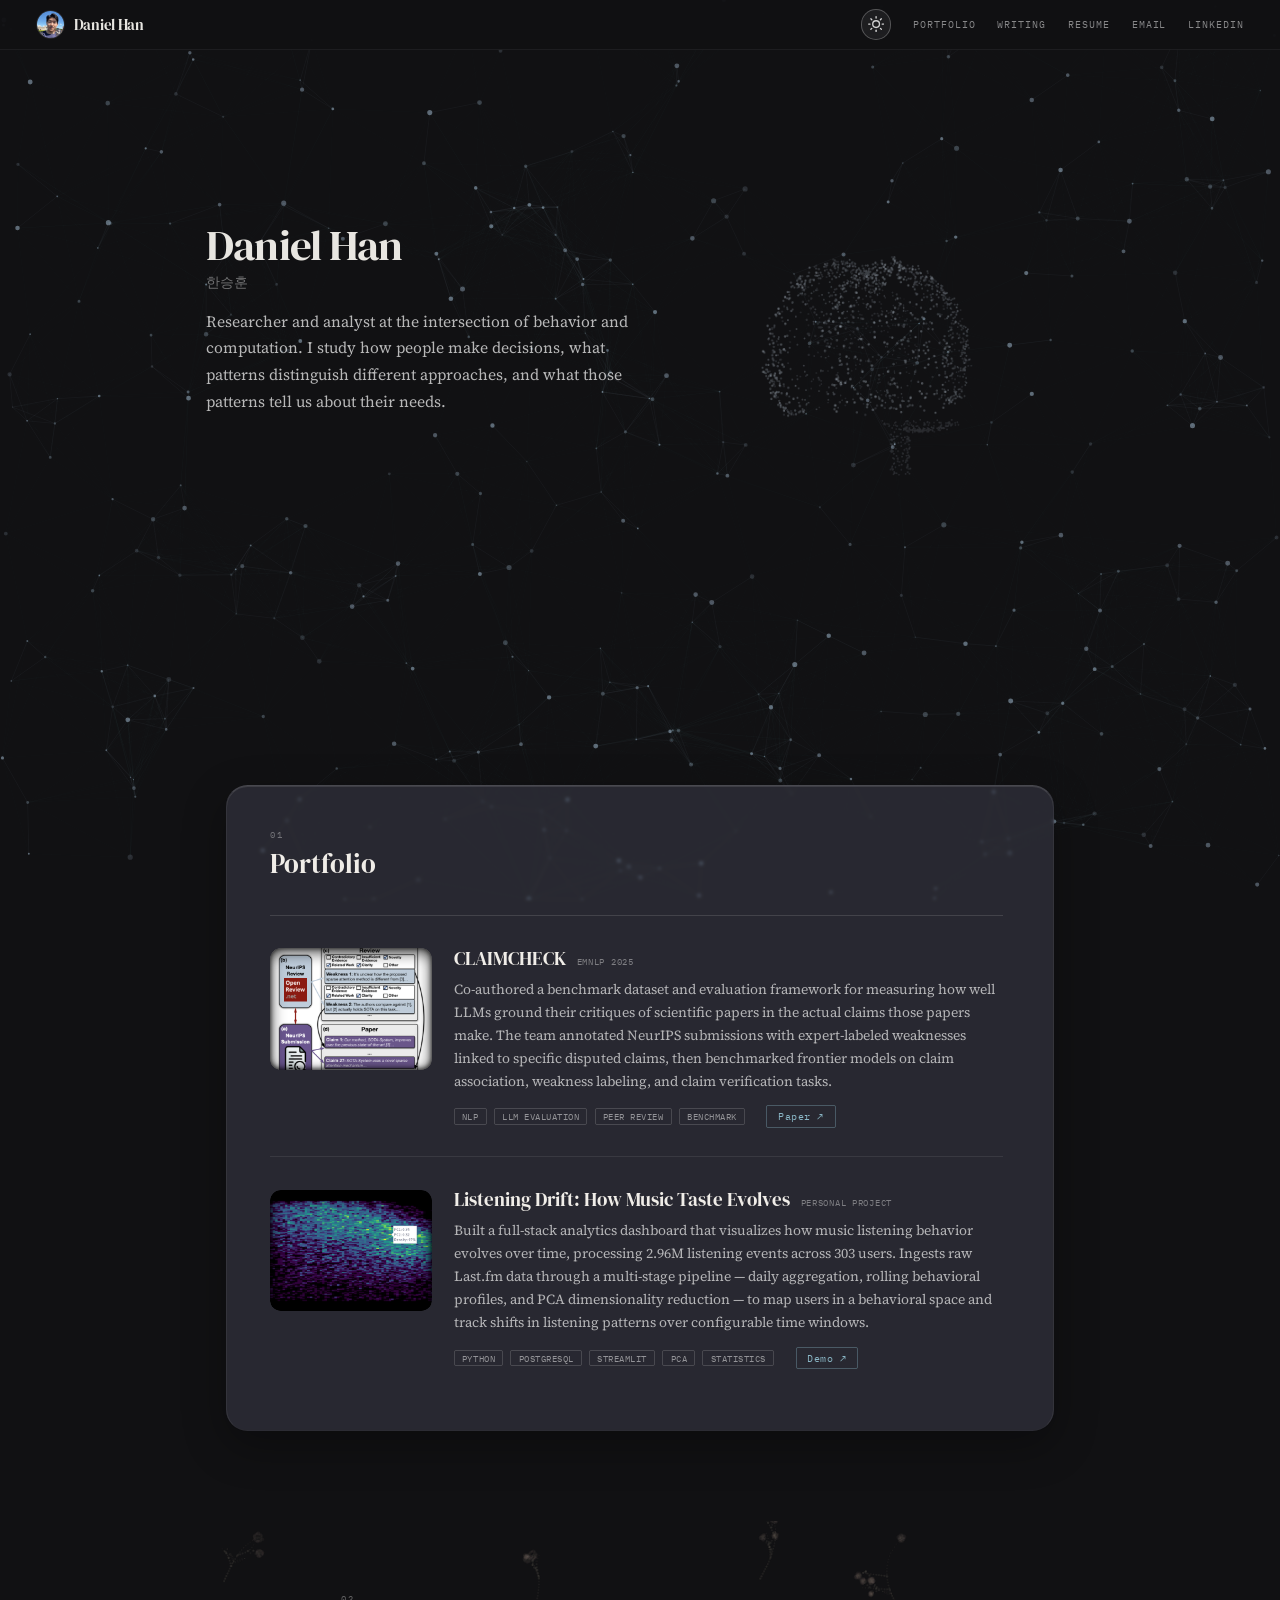
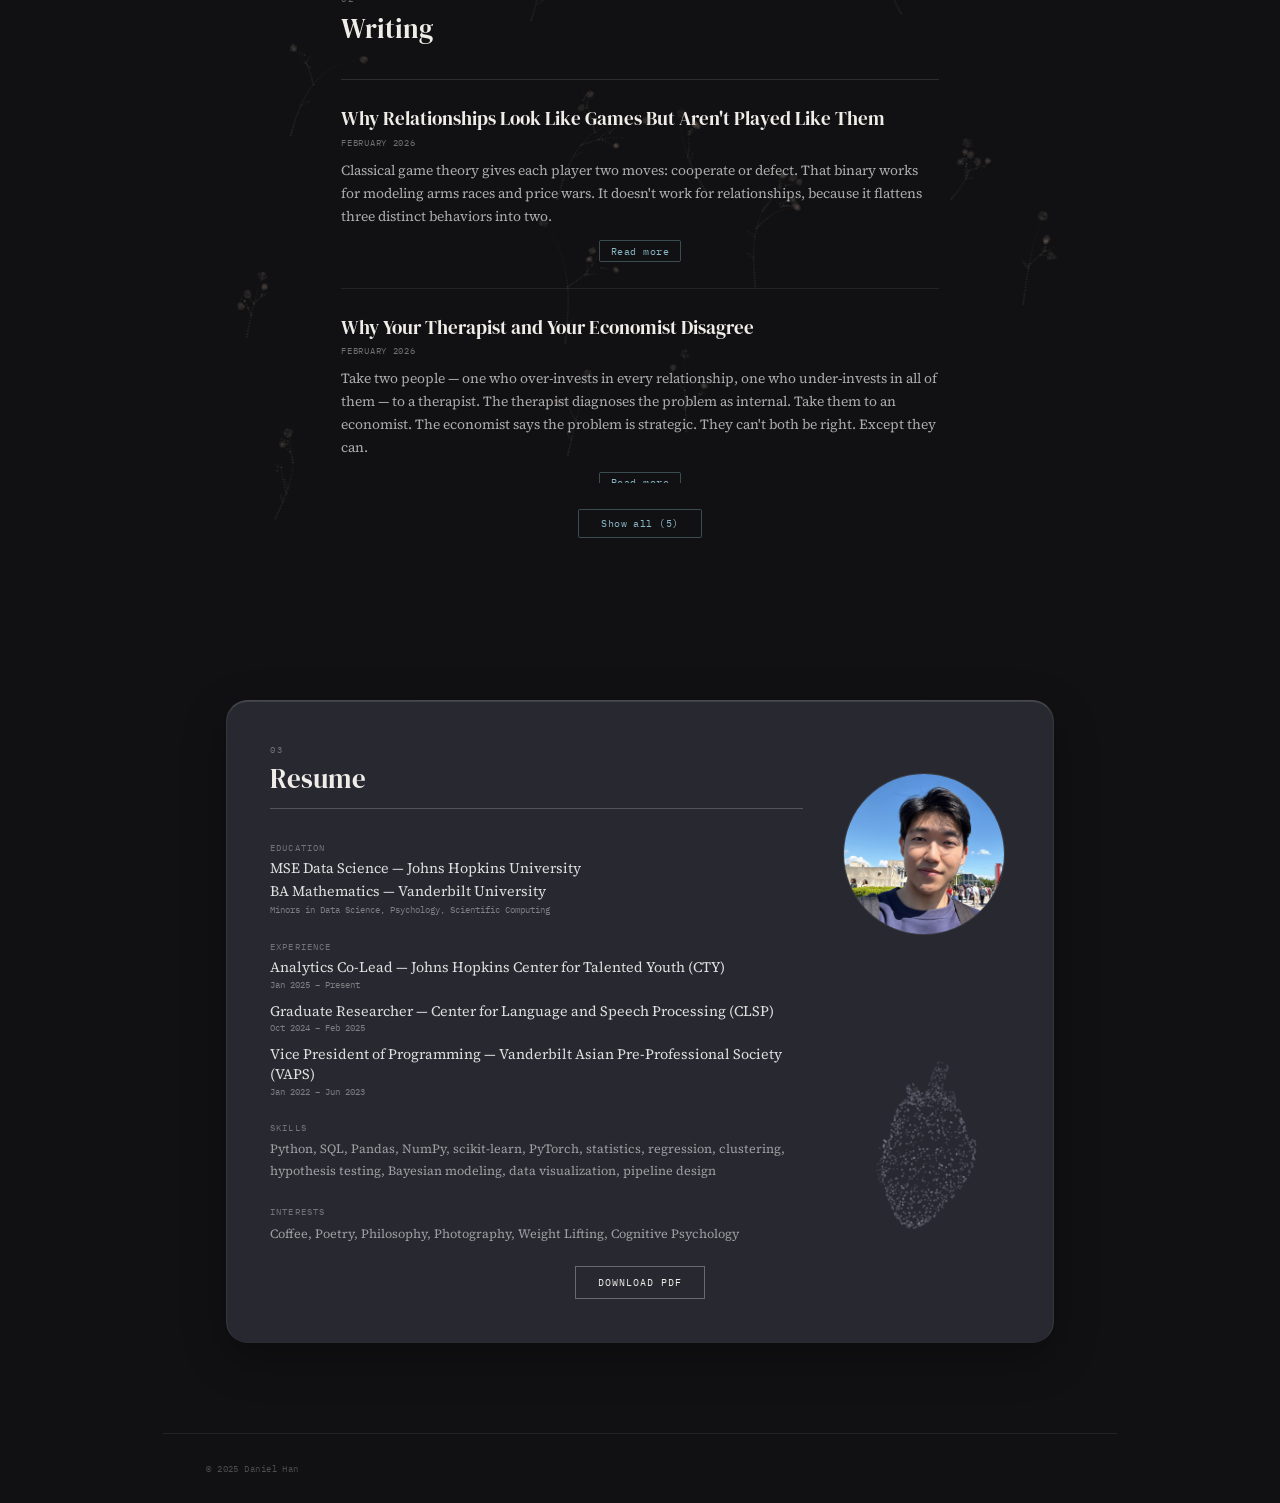
<file: index.html>
<!DOCTYPE html>
<html lang="en">
  <head>
    <meta charset="UTF-8" />
    <link rel="icon" type="image/svg+xml" href="/favicon.svg" />
    <meta name="viewport" content="width=device-width, initial-scale=1.0" />
    <title>Daniel Han</title>
    <script type="module" crossorigin src="/assets/index-D36OI5_i.js"></script>
  </head>
  <body>
    <div id="root"></div>
  </body>
</html>
</file>
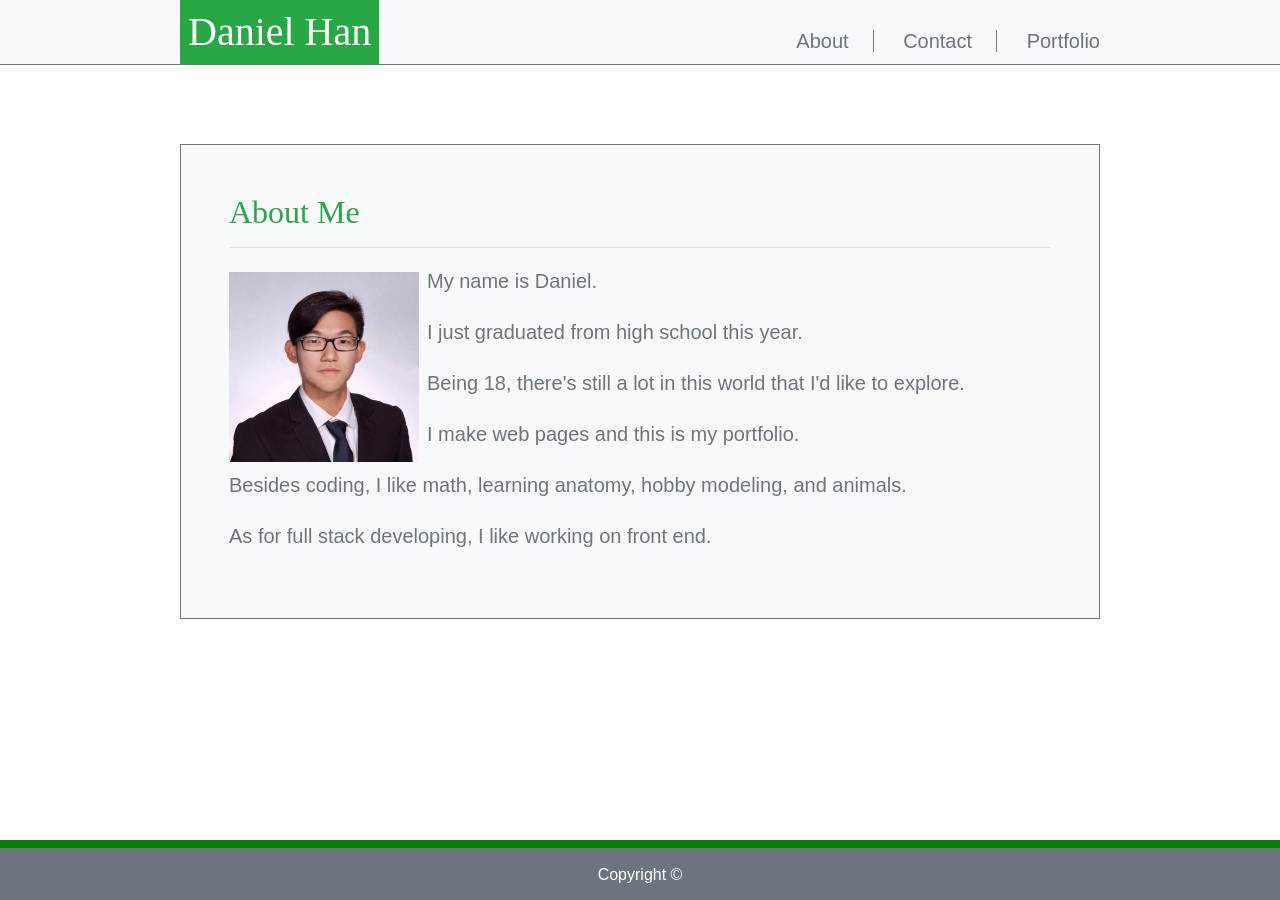
<file: backup/index.html>
<!DOCTYPE html>
<html lang="en">
<head>
    <meta charset="UTF-8">
    <meta name="viewport" content="width=device-width, initial-scale=1.0">
    <meta http-equiv="X-UA-Compatible" content="ie=edge">
    <title>About</title>
    <link rel="stylesheet" type="text/css" href="assets/css/reset.css">
    <link rel="stylesheet" href="https://stackpath.bootstrapcdn.com/bootstrap/4.1.3/css/bootstrap.min.css" integrity="sha384-MCw98/SFnGE8fJT3GXwEOngsV7Zt27NXFoaoApmYm81iuXoPkFOJwJ8ERdknLPMO" crossorigin="anonymous">
    <link rel="stylesheet" type="text/css" media="screen" href="assets/css/style.css">
</head>


<body class="bg-white">
        <header class="
            bg-light
            text-white
            w-100
            position-fixed 
            border-bottom
            border-secondary">
                <div class="container">
                    <h1  class="
                        bg-success
                        text-white
                        text-center
                        mb-0
                        p-2
                        float-left
                        ">Daniel Han
                    </h1>
                    <nav class="text-secondary d-inline mt-4 float-right">
                        <a class="text-secondary d-inline pr-4 pl-4 border-right border-secondary" href="./index.html">About</a>
                        <a class="text-secondary d-inline pr-4 pl-4 border-right border-secondary" href="./contact.html">Contact</a>
                        <a class="text-secondary d-inline pl-4 border-secondary" href="./portfolio.html">Portfolio</a>
                    </nav>
                </div>
        </header>

        <div id="main-container" class="container">
            <section class=" border-secondary float-left w-100 border p-5 bg-light mb-5 mt-4">                       
                <h2 class="text-success">About Me</h2>
                <hr>
                <img src="assets/images/graduation.jpeg" 
                id="Pic" class="float-left mt-2 mr-2" width="190px" height="190px" alt="Daniel Han">
                <p class="text-secondary">
                    My name is Daniel. 
                </p>

                <p class="text-secondary">
                    I just graduated from high school this year. 
                    </p>

                <p class="text-secondary">
                         Being 18, there's still a lot in this world that I'd like to explore.
                    </p>
                    
                <p class="text-secondary">
                    I make web pages and this is my portfolio.
                </p>
        
                <p class="text-secondary">
                    Besides coding, I like math, learning anatomy, hobby modeling, and animals.
                </p>

                <p class="text-secondary">
                    As for full stack developing, I like working on front end.
                </p>
            </section>
        </div>

        <footer class="bg-secondary text-seconday text-center text-white">
                <div class="container">
                  <p class="mt-2"><small>Copyright &copy;</small></p></div>
        </footer>
    </div>
</body>
</html>
</file>
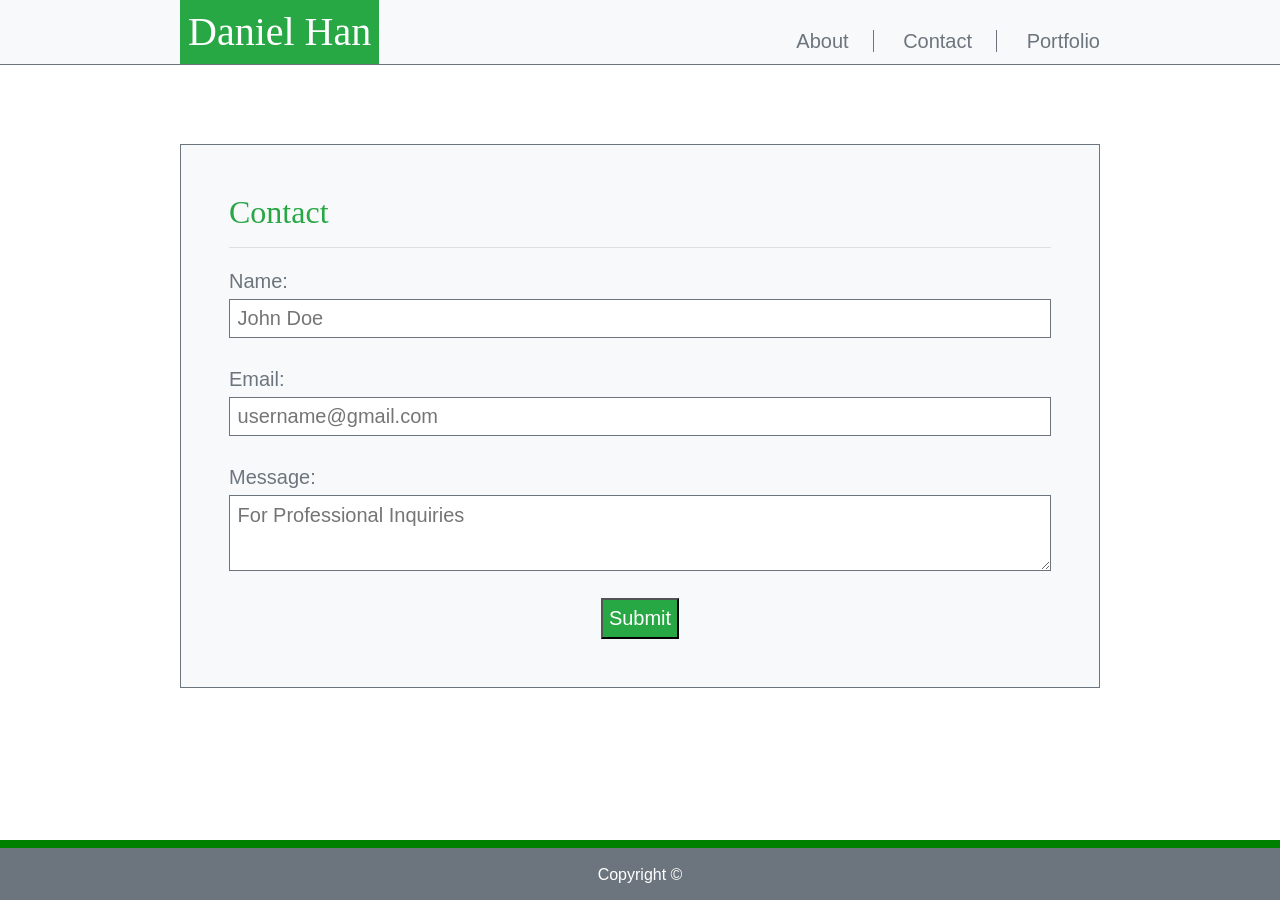
<file: contact.html>
<!DOCTYPE html>
<html lang="en">
<head>
    <meta charset="UTF-8">
    <meta name="viewport" content="width=device-width, initial-scale=1.0">
    <meta http-equiv="X-UA-Compatible" content="ie=edge">
    <title>About</title>
    <link rel="stylesheet" type="text/css" href="assets/css/reset.css">
    <link rel="stylesheet" href="https://stackpath.bootstrapcdn.com/bootstrap/4.1.3/css/bootstrap.min.css" integrity="sha384-MCw98/SFnGE8fJT3GXwEOngsV7Zt27NXFoaoApmYm81iuXoPkFOJwJ8ERdknLPMO" crossorigin="anonymous">
    <link rel="stylesheet" type="text/css" media="screen" href="assets/css/style.css">
</head>


<body class="bg-white">
        <header class="
            bg-light
            text-white
            w-100
            position-fixed 
            border-bottom
            border-secondary">
                <div class="container">
                    <h1  class="
                        bg-success
                        text-white
                        text-center
                        mb-0
                        p-2
                        float-left
                        ">Daniel Han
                    </h1>
                    <nav class="text-secondary d-inline mt-4 float-right">
                        <a class="text-secondary d-inline pr-4 pl-4 border-right border-secondary" href="./index.html">About</a>
                        <a class="text-secondary d-inline pr-4 pl-4 border-right border-secondary" href="./contact.html">Contact</a>
                        <a class="text-secondary d-inline pl-4 border-secondary" href="./portfolio.html">Portfolio</a>
                    </nav>
                </div>
        </header>

        <div id="main-container" class="container">
            <section class=" border-secondary float-left w-100 border p-5 bg-light mb-5 mt-4">                                
                <h2 class="text-success">Contact</h2>
                <hr>          
                <form id="contact-form">
                    <ul>
                    <li>
                    <label class="mb-0 text-secondary" for="name">Name:</label>
                    <input class="mb-4 w-100 border border-secondary" type="text" name="name" placeholder=" John Doe" required="required">
                    </li>
                    <li>
                    <label class="mb-0 text-secondary" for="email">Email:</label>
                    <input class="mb-4 w-100 border border-secondary" type="email" name="email" placeholder=" username@gmail.com" required="required">
                    </li>
                    <li>
                    <label class="mb-0 text-secondary" for="message">Message:</label>
                    <textarea class="w-100 h-40 border border-secondary" name="message" placeholder=" For Professional Inquiries"></textarea>
                    </li>
                    </ul>
                    <div class="button">
                    <input class="text-white bg-success" type="submit"></div>
                </form>                 
            </section>
    
        </div>
              
        <footer class="bg-secondary text-seconday text-center text-white">
                <div class="container">
                  <p class="mt-2"><small>Copyright &copy;</small></p></div>
        </footer>
    </div>
</body>
</html>
</file>
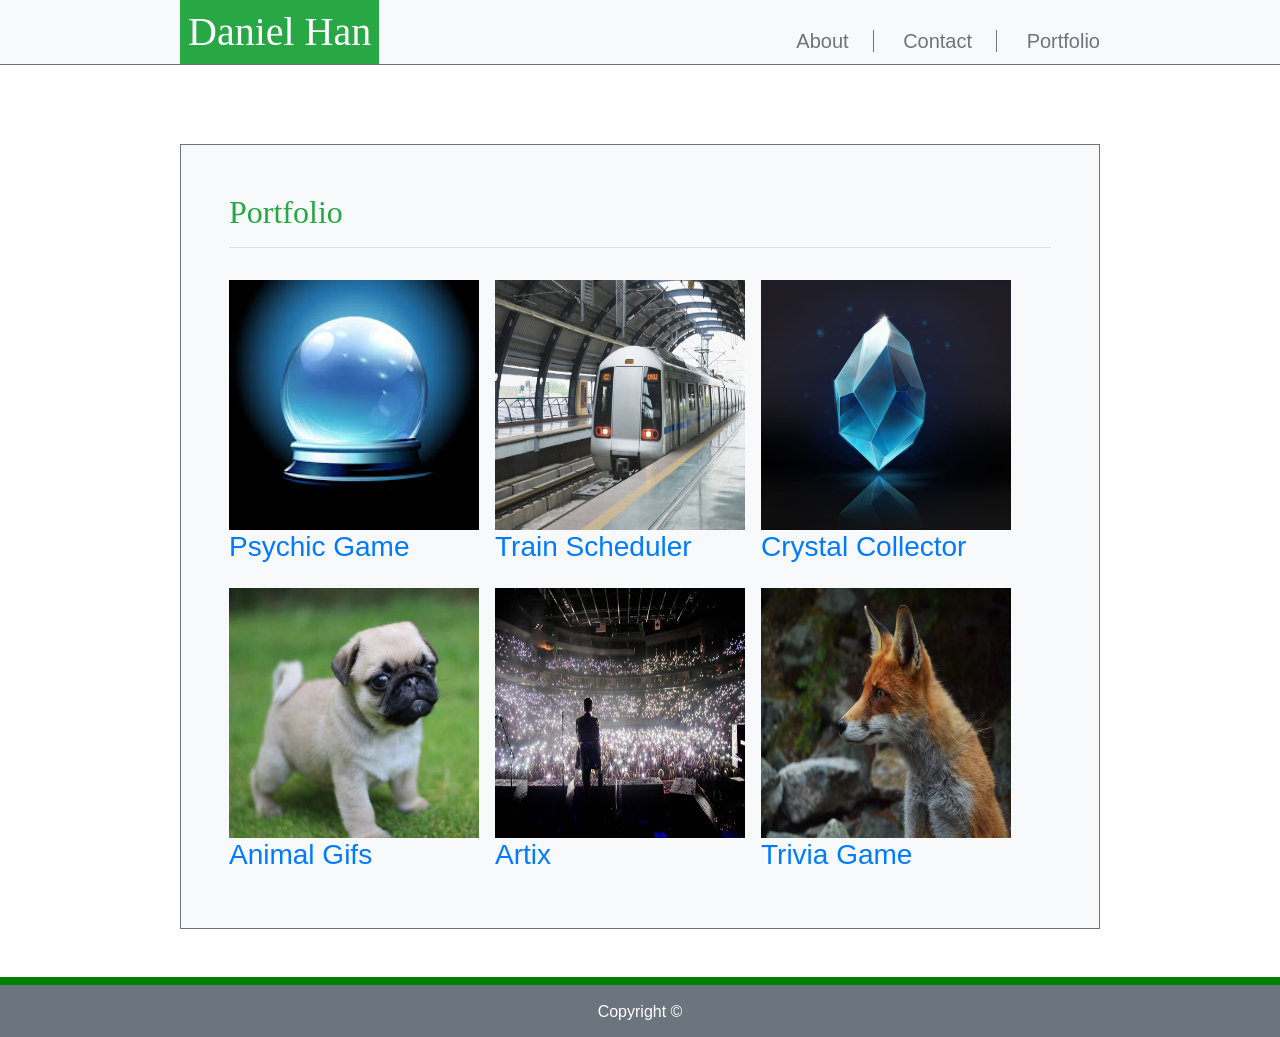
<file: portfolio.html>
<!DOCTYPE html>
<html lang="en">
<head>
    <meta charset="UTF-8">
    <meta name="viewport" content="width=device-width, initial-scale=1.0">
    <meta http-equiv="X-UA-Compatible" content="ie=edge">
    <title>About</title>
    <link rel="stylesheet" type="text/css" href="assets/css/reset.css">
    <link rel="stylesheet" href="https://stackpath.bootstrapcdn.com/bootstrap/4.1.3/css/bootstrap.min.css" integrity="sha384-MCw98/SFnGE8fJT3GXwEOngsV7Zt27NXFoaoApmYm81iuXoPkFOJwJ8ERdknLPMO" crossorigin="anonymous">
    <link rel="stylesheet" type="text/css" media="screen" href="assets/css/style.css">
</head>


<body class="bg-white">
        <header class="
            bg-light
            text-white
            w-100
            position-fixed 
            border-bottom
            border-secondary">
                <div class="container">
                    <h1  class="
                        bg-success
                        text-white
                        text-center
                        mb-0
                        p-2
                        float-left
                        ">Daniel Han
                    </h1>
                    <nav class="text-secondary d-inline mt-4 float-right">
                        <a class="text-secondary d-inline pr-4 pl-4 border-right border-secondary" href="./index.html">About</a>
                        <a class="text-secondary d-inline pr-4 pl-4 border-right border-secondary" href="./contact.html">Contact</a>
                        <a class="text-secondary d-inline pl-4 border-secondary" href="./portfolio.html">Portfolio</a>
                    </nav>
                </div>
        </header>

        <div id="main-container" class="container">
                <section class=" border-secondary float-left w-100 border p-5 bg-light mb-5 mt-4">                              
                    <h2 class="text-success">Portfolio</h2>
                    <hr>                  
                    <div class="float-left">
                            <a href="https://seunghoonh.github.io/Psychic-Game/">
                        <img src="assets/images/crystal.ball.jpeg" width="250px" height="250px" class="mt-3 mr-3" alt="Psychic Game">
                        <h3>Psychic Game</h3>
                    </div>
                    <div class="float-left">
                            <a href="https://seunghoonh.github.io/Train-Scheduler/">
                        <img src="assets/images/train.jpg" width="250px" height="250px" class="mt-3 mr-3" alt="Train Scheduler">
                        <h3>Train Scheduler</h3>
                    </div>
                    <div class="float-left">
                            <a href="https://seunghoonh.github.io/unit-4-game/">
                        <img src="assets/images/crystal.jpg" width="250px" height="250px" class="mt-3 mr-3" alt="Crystal Collector">
                        <h3>Crystal Collector</h3>
                    </div>
                    <div class="float-left">
                            <a href="https://seunghoonh.github.io/GifTastic/">
                        <img src="assets/images/pug.jpg" width="250px" height="250px" class="mt-3 mr-3" alt="Animal Gifs">
                        <h3>Animal Gifs</h3>
                    </div>
                    <div class="float-left">
                            <a href="https://seunghoonh.github.io/artix/">
                        <img src="assets/images/concert.jpeg" width="250px" height="250px" class="mt-3 mr-3" alt="Artix">
                        <h3>Artix</h3>
                    </div>
                    <div class="float-left">
                            <a href="https://seunghoonh.github.io/TriviaGame/">
                        <img src="assets/images/fox.jpeg" width="250px" height="250px" class="mt-3 mr-3" alt="Trivia Game">
                        <h3>Trivia Game</h3>
                    </div>
                </section>
        </div>

        <footer class="bg-secondary text-seconday text-center text-white">
                <div class="container">
                  <p class="mt-2"><small>Copyright &copy;</small></p></div>
        </footer>
    </div>
</body>
</html>
</file>
<file: backup/assets/css/style.css>
body {
    margin: 0 auto;
    font-size: 20px;
    line-height: 35px;
}

#main-container {
    padding-top: 120px;
    min-height: calc(100vh - 60px);
}

.container {
    max-width: 950px;
}

li{
    list-style: none;
}

a:link {
    font-family: 'Lucida Sans', 'Lucida Sans Regular', 'Lucida Grande', 'Lucida Sans Unicode', Geneva, Verdana, sans-serif;
}

h1  {
    font-family: 'Georgia', Times, Times New Roman, serif;
}

h2 {
    font-family: 'Georgia', Times, Times New Roman, serif;
}

footer {
    clear:both;
    block-size: 60px;
    border-top: 8px solid green;
}

.text-secondary {
    font-family: 'Lucida Sans', 'Lucida Sans Regular', 'Lucida Grande', 'Lucida Sans Unicode', Geneva, Verdana, sans-serif;
}

.button {
    text-align: center;
}
</file>
<file: assets/css/style.css>
body {
    margin: 0 auto;
    font-size: 20px;
    line-height: 35px;
}

#main-container {
    padding-top: 120px;
    min-height: calc(100vh - 60px);
}

.container {
    max-width: 950px;
}

li{
    list-style: none;
}

a:link {
    font-family: 'Lucida Sans', 'Lucida Sans Regular', 'Lucida Grande', 'Lucida Sans Unicode', Geneva, Verdana, sans-serif;
}

h1  {
    font-family: 'Georgia', Times, Times New Roman, serif;
}

h2 {
    font-family: 'Georgia', Times, Times New Roman, serif;
}

footer {
    clear:both;
    block-size: 60px;
    border-top: 8px solid green;
}

.text-secondary {
    font-family: 'Lucida Sans', 'Lucida Sans Regular', 'Lucida Grande', 'Lucida Sans Unicode', Geneva, Verdana, sans-serif;
}

.button {
    text-align: center;
}
</file>
